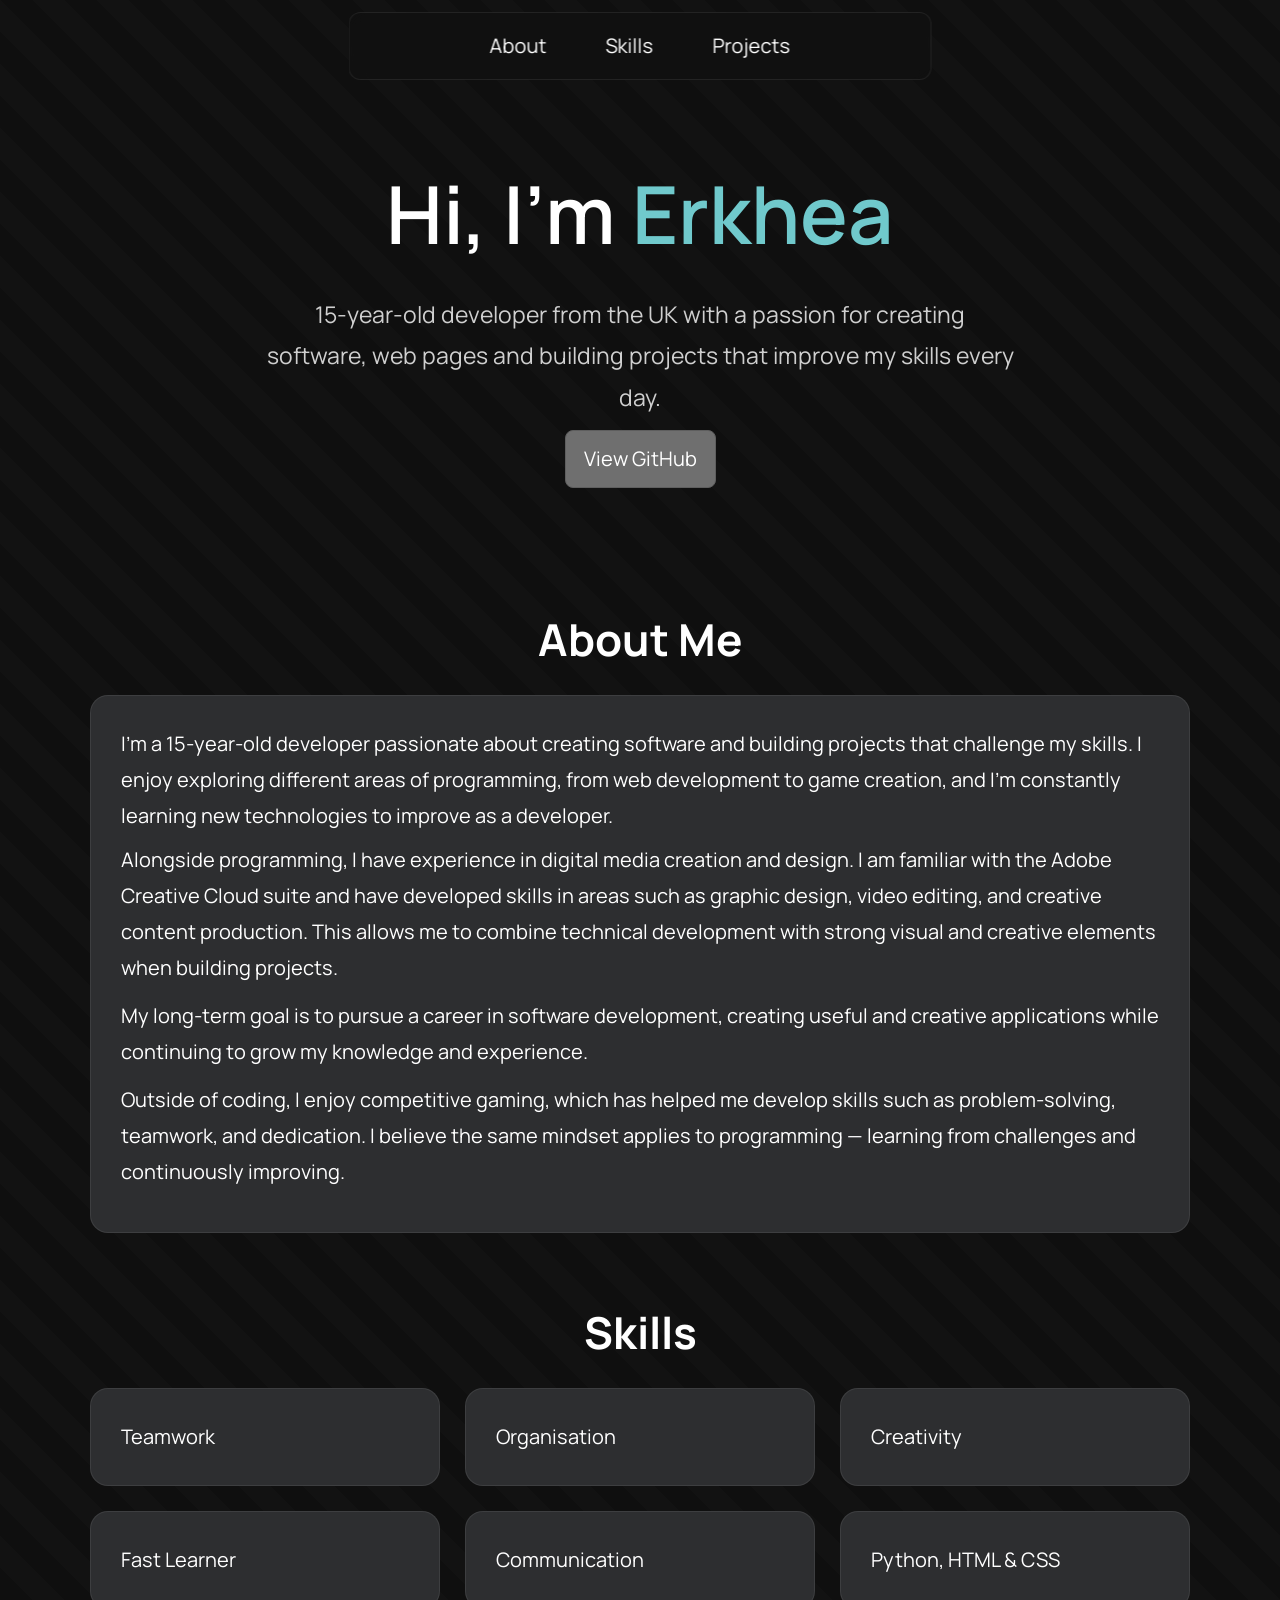
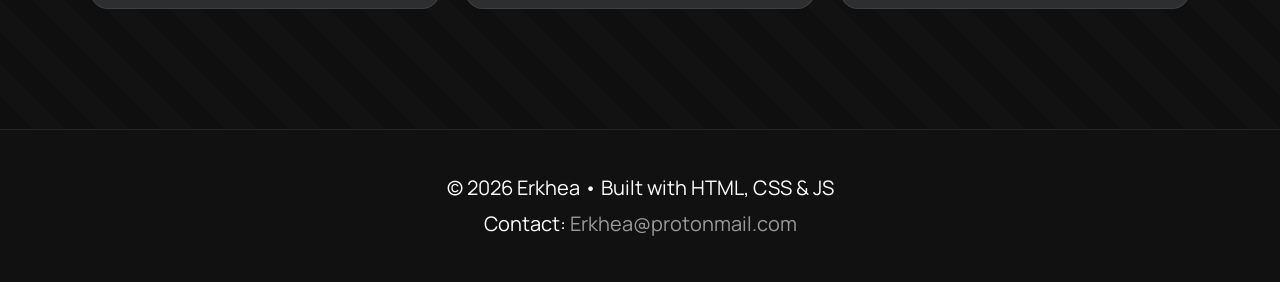
<file: index.html>
<!DOCTYPE html>
<html lang="en">
<head>
    <meta charset="UTF-8">
    <meta name="viewport" content="width=device-width, initial-scale=1.0">
    <title>Erkhea | Portfolio</title>

    <link rel="stylesheet" href="style.css">

    <link rel="preconnect" href="https://fonts.googleapis.com">
    <link rel="preconnect" href="https://fonts.gstatic.com" crossorigin>
    <link href="https://fonts.googleapis.com/css2?family=Manrope:wght@300;400;500;600;700;800&display=swap" rel="stylesheet">
    <link rel="icon" type="image/jpg" href="Favicon/car.jpg">
</head>

<body>

<nav>
    <ul>
        <li><a href="#about">About</a></li>
        <li><a href="#skills">Skills</a></li>
        <li><a href="projects.html">Projects</a></li>
    </ul>
</nav>

<header>

    <h1>Hi, I'm <span id="name">Erkhea</span></h1>

    <p>
        15-year-old developer from the UK with a passion for creating software,
        web pages and building projects that improve my skills every day.
    </p>

    <a href="https://github.com/Erkhea" target="_blank" class="button">
        View GitHub
    </a>

</header>

<section id="about">

<h2>About Me</h2>

<div class="card">

<p>
I'm a 15-year-old developer passionate about creating software and building projects that challenge my skills. 
I enjoy exploring different areas of programming, from web development to game creation, and I'm constantly 
learning new technologies to improve as a developer.
</p>


<p>
Alongside programming, I have experience in digital media creation and design. 
I am familiar with the Adobe Creative Cloud suite and have developed skills in 
areas such as graphic design, video editing, and creative content production. 
This allows me to combine technical development with strong visual and creative 
elements when building projects.    
</p>


<p>
My long-term goal is to pursue a career in software development, 
creating useful and creative applications while continuing to grow 
my knowledge and experience.
</p>


<p>
Outside of coding, I enjoy competitive gaming, which has helped me develop skills such as problem-solving,
teamwork, and dedication. I believe the same mindset applies to programming — learning from challenges and
continuously improving.
</p>

</div>

</section>

<section id="skills">

<h2>Skills</h2>

<div class="grid">

<div class="card">Teamwork</div>

<div class="card">Organisation</div>

<div class="card">Creativity</div>

<div class="card">Fast Learner</div>

<div class="card">Communication</div>

<div class="card">Python, HTML & CSS</div>

</div>

</section>

<footer>
    <p>© 2026 Erkhea • Built with HTML, CSS & JS</p>
    <p>Contact: <a href="mailto:Erkhea@protonmail.com">Erkhea@protonmail.com</a></p>
</footer>

<script src="script.js"></script>
</body>
</html>
</file>
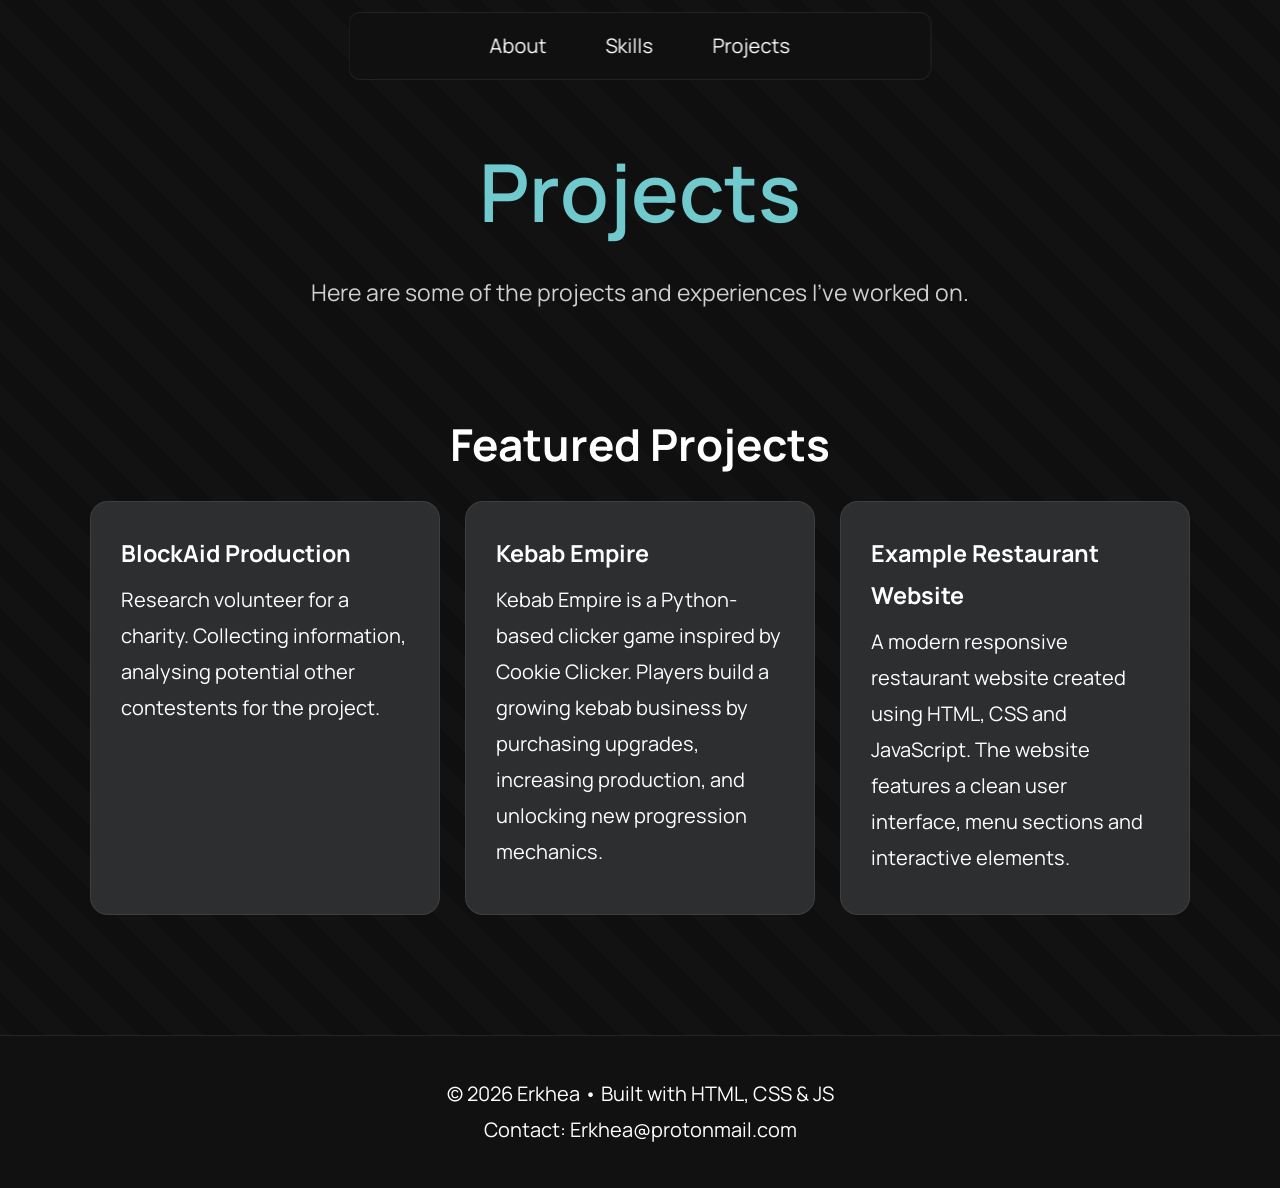
<file: projects.html>
<!DOCTYPE html>
<html lang="en">
<head>
    <meta charset="UTF-8">
    <meta name="viewport" content="width=device-width, initial-scale=1.0">
    <title>Erkhea | Portfolio</title>

    <link rel="stylesheet" href="style.css">

    <link rel="preconnect" href="https://fonts.googleapis.com">
    <link rel="preconnect" href="https://fonts.gstatic.com" crossorigin>
    <link href="https://fonts.googleapis.com/css2?family=Manrope:wght@300;400;500;600;700;800&display=swap" rel="stylesheet">
    <link rel="icon" type="image/jpg" href="Favicon/car.jpg">
</head>

<body>

<nav>
    <ul>
        <li><a href="index.html#about">About</a></li>
        <li><a href="index.html#skills">Skills</a></li>
        <li><a href="projects.html">Projects</a></li>
    </ul>
</nav>

<header class="projects-header">

    <h1> <span id="name"> Projects</h1>

    <p>
        Here are some of the projects and experiences I've worked on.
    </p>

</header>

<section id="projects">

    <h2>Featured Projects</h2>

    <div class="grid">

        <div class="card">

            <h3>BlockAid Production</h3>

            <p>
                Research volunteer for a charity. Collecting information,
                analysing potential other contestents for the project.
            </p>

        </div>
        
        <a href="https://github.com/Erkhea/Kebab-Empire" target="_blank" class="card">

            <h3>Kebab Empire</h3>
            <p>
                Kebab Empire is a Python-based clicker game inspired by Cookie Clicker. 
                Players build a growing kebab business by purchasing upgrades, increasing production, 
                and unlocking new progression mechanics.
            </p>

        </a>

        <a href="https://example-restuarnt-webpage.github.io/" target="_blank" class="card">

            <h3>Example Restaurant Website</h3>
            <p>
                A modern responsive restaurant website created using HTML, CSS and JavaScript.
                The website features a clean user interface, menu sections and interactive elements.
            </p>

        </a>

    </div>

</section>

<footer>
    <p>© 2026 Erkhea • Built with HTML, CSS & JS</p>
    <p>Contact: <a href="mailto:Erkhea@protonmail.com" style="color: #fff;">Erkhea@protonmail.com</a></p>
</footer>

<script src="script.js"></script>
</body>
</html>
</file>
<file: style.css>
*{
    margin:0;
    padding:0;
    box-sizing:border-box;
    scroll-behavior:smooth;
}

:root{
    --background:#0f0f0f;
    --card:#2d2e30;
    --accent:#70C9CC;
    --text:#ffffff;
    --grey:#9a9a9a;
    --border:#ffffff14;
    --button:#6f6f6f;
    --button-border:#5e5e5e;
    --button-hover:#5c5c5c;
    --footer:#111111;
}

@keyframes popout {
    0% {
        transform: scale(1);
    }
    50% {
        transform: scale(1.3);
    }
    100% {
        transform: scale(1);
    }
}

body{
    font-family:Manrope,sans-serif;
    background-color:var(--background);
    background-image:
        linear-gradient(225deg, rgba(255,255,255,0.20) 25%, transparent 25%, transparent 50%, rgba(255,255,255,0.20) 50%, rgba(255,255,255,0.20) 75%, transparent 75%, transparent),
        linear-gradient(45deg, rgba(255,255,255,0.03) 25%, transparent 25%, transparent 50%, rgba(255,255,255,0.03) 50%, rgba(255,255,255,0.03) 75%, transparent 75%, transparent);
    background-size:64px 64px, 64px 64px;
    background-position:0 0, 32px 32px;
    background-blend-mode:overlay;
    color:var(--text);
    line-height:1.8;
}

nav{
    position:fixed;
    top:12px;
    left:50%;
    transform:translateX(-50%);

    display:flex;
    justify-content:space-between;
    align-items:center;

    padding:0 10%;
    height:68px;

    background:rgba(17, 17, 17, 0.65);   /* Semi-transparent */
    backdrop-filter:blur(12px);
    -webkit-backdrop-filter:blur(12px);  /* Safari support */

    border:1px solid rgba(255,255,255,0.08);
    border-radius:12px;

    z-index:1000;
}

nav ul{
    display:flex;
    list-style:none;
    gap:35px;
    margin:0;
    padding:0;
    align-items:center;
}

nav a{
    color:var(--text);
    text-decoration:none;
    padding:8px 12px;
    border-radius:6px;
    transition:all .25s ease;
}

nav a:hover{
    color:var(--accent);
    background:rgba(255,255,255,0.08);
}

a.card{
    color:inherit;
    text-decoration:none;
    display:block;
}

a.card:hover{
    text-decoration:none;
}

header{
    min-height:60vh;
    display:flex;
    flex-direction:column;
    justify-content:center;
    align-items:center;
    text-align:center;
    padding:120px 30px 30px;
}

header h1{
    font-size:4rem;
    margin:0 0 6px 0;
    font-weight:600;
    margin-bottom:8px;
    text-align:center;
}

header span{
    color:var(--accent);
}

header p{
    max-width:750px;
    opacity:.8;
    font-size:1.15rem;
    margin:0 0 8px 0;
    margin-bottom:12px;
}

.button{
    display:inline-block;
    background:var(--button);
    color:var(--text);
    padding:10px 18px;
    border-radius:8px;
    border:1px solid var(--button-border);
    text-decoration:none;
    transition:background 0.2s ease, transform 0.2s ease;
}

.button:hover{
    background:var(--button-hover);
    transform:translateY(-5px);
}

section{
    width:min(1100px,90%);
    margin:60px auto;
    scroll-margin-top:72px;
}

section h2{
    margin-bottom:16px;
    font-size:2.2rem;
    color:var(--text);
    text-align:center;
}

.grid{
    display:grid;
    grid-template-columns:repeat(auto-fit,minmax(280px,1fr));
    gap:25px;
}

.projects-header{
    min-height:25vh;
    display:flex;
    flex-direction:column;
    justify-content:center;
    align-items:center;
    text-align:center;
    padding:120px 30px 20px;
}

.card{
    background:var(--card);
    padding:30px;
    border-radius:18px;
    border:1px solid var(--border);
    transition:
        transform .25s,
        box-shadow .25s,
        border-color .25s;
}

.card:hover{
    transform:translateY(-8px);
    border-color:var(--text);
}

#about .card:hover,
.about .card:hover,
#skills .card:hover,
.skills .card:hover {
    transform:none;
    border-color:#ffffff14;
}

.card h3{
    margin-bottom:8px;
}

.card p{
    margin-bottom:10px;
}

#name .name-letter{
    transition:color 0.2s ease;
    display:inline-block;
}

#name .name-letter:hover{
    cursor:pointer;
    animation:popout 0.4s ease;
}

#projects .card h3 strong{
    color:var(--grey);
}

footer{
    margin-top:120px;
    padding:40px;
    text-align:center;
    border-top:1px solid var(--border);
    background-color:var(--footer);
    color:var(--text);
}

footer a{
    color:var(--grey);
    text-decoration:none;
}

footer a:hover{
    color:var(--grey);
}

html{
    font-size:125%;
    scroll-padding-top:72px;
}

@media(max-width:700px){
    nav{
        flex-direction:column;
        gap:20px;
        height:80px;
    }
    header h1{
        font-size:2.5rem;
    }
    header p{
        font-size:1rem;
    }
}

.card p {
    margin-bottom: 12px;
}

.card p:first-of-type {
    margin-bottom: 8px;
}

@media(max-width:600px){
    html{
        scroll-padding-top:92px;
    }
    section{
        scroll-margin-top:92px;
    }
    header{
        padding-top:80px;
    }
}
</file>
